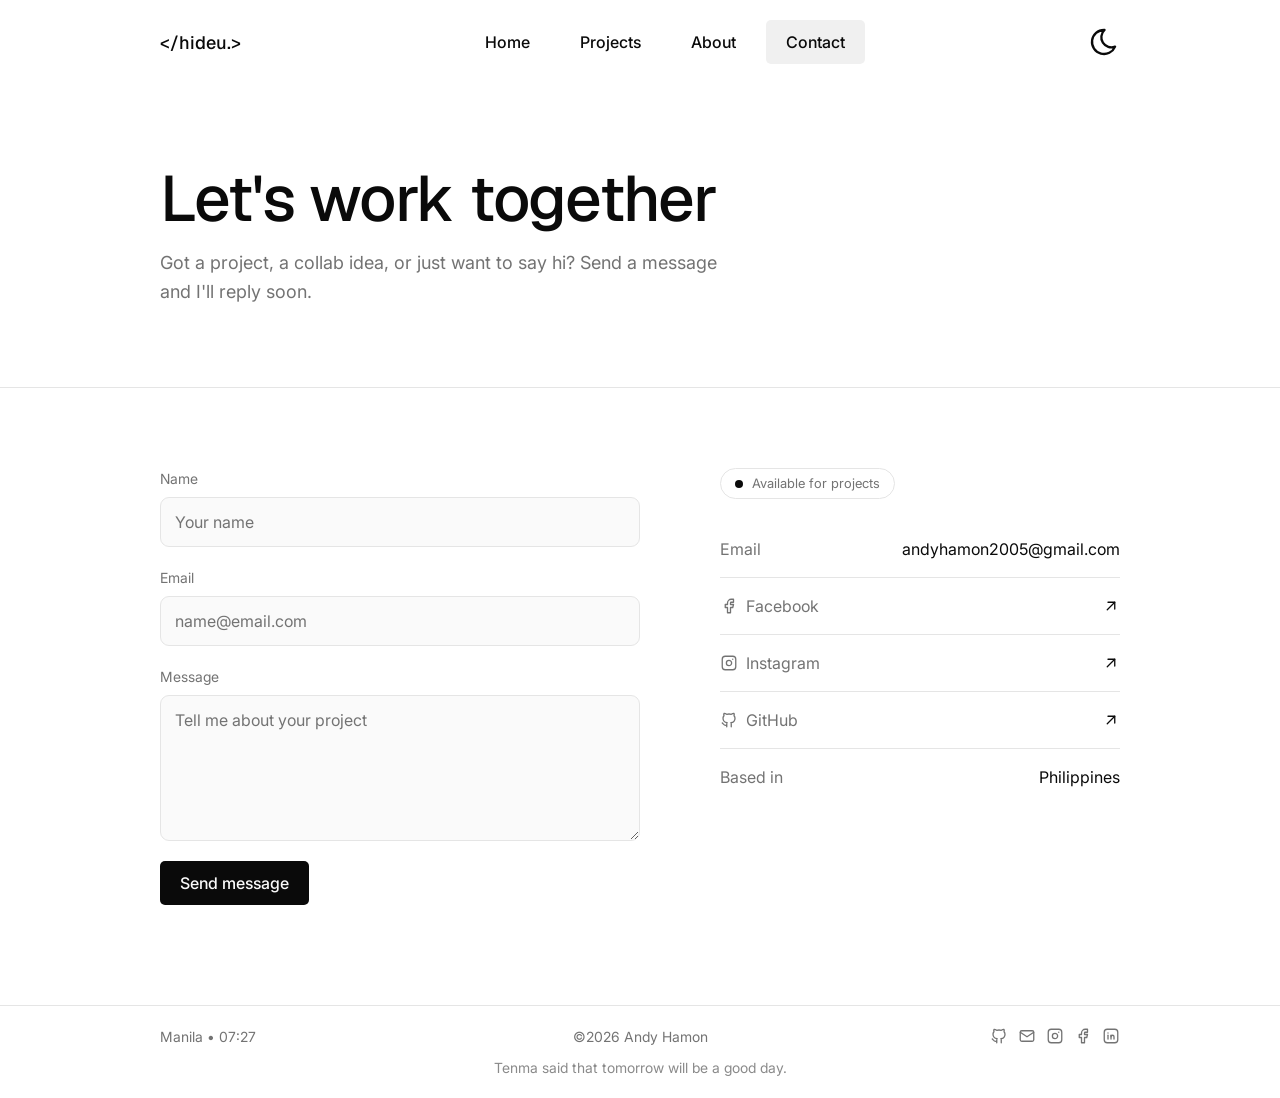
<file: contact.html>
<!DOCTYPE html>
<html lang="en">
<head>
    <meta charset="UTF-8">
    <meta name="viewport" content="width=device-width, initial-scale=1.0">
    <title>Contact | &lt;/Hideu.&gt;</title>
    <link rel="stylesheet" href="css/style.css">
    
    <script src="js/contact-form.js"></script>
    <script src="js/animations.js"></script>
    <script src="js/theme.js"></script>
</head>
<body>
    <header>
        <a href="index.html"><h2 class="logo">&lt;/hideu.&gt;</h2></a>

        <div class="nav-buttons">
            <a href="index.html" class="nav-button">Home</a>
            <a href="projects.html" class="nav-button">Projects</a>
            <a href="about.html" class="nav-button">About</a>
            <a href="contact.html" class="nav-button active" aria-current="page">Contact</a>
        </div>

        <button id="theme-toggle" aria-label="Switch to light mode">
            <span class="icon" id="theme-icon" style="--src: url('../assets/icons/sun.svg')"></span>
        </button>
    </header>

    <section>
        <div class="page-header-container">
            <h1 class="page-title">Let's work together</h1>
            <p class="page-description">
                Got a project, a collab idea, or just want to say hi? Send a message and I'll reply soon.
            </p>
        </div>
    </section>

    <section>
        <div class="contact-container">
            <form id="contact-form" class="contact-form">
                <input type="hidden" name="access_key" value="544fd93c-f640-45d4-bb14-7df871fe9dd0">
                <input type="hidden" name="subject" value="New message from my portfolio">
                <input type="checkbox" name="botcheck" class="honeypot" tabindex="-1" autocomplete="off">

                <div class="form-group">
                    <label for="name" class="form-label">Name</label>
                    <input id="name" name="name" type="text" class="form-input" placeholder="Your name" required>
                </div>
                <div class="form-group">
                    <label for="email" class="form-label">Email</label>
                    <input id="email" name="email" type="email" class="form-input" placeholder="name@email.com" required>
                </div>
                <div class="form-group">
                    <label for="message" class="form-label">Message</label>
                    <textarea id="message" name="message" class="form-input" placeholder="Tell me about your project" rows="5" required></textarea>
                </div>

                <button type="submit" id="send-message-button">Send message</button>
                <p id="form-status" role="status"></p>
            </form>

            <div class="contact-info-container">
                <span class="availability-badge">
                    <span class="availability-dot"></span>
                    Available for projects
                </span>

                <a href="mailto:you@email.com" class="contact-info-row">
                    <span class="contact-info-label">Email</span>
                    <span class="contact-info-value">andyhamon2005@gmail.com</span>
                </a>
                <a href="https://www.facebook.com/andy.hamon.21" class="contact-info-row">
                    <span class="contact-info-label">
                        <span class="icon" style="--src: url('../assets/icons/brand-facebook.svg')"></span>
                        Facebook
                    </span>
                    <span class="icon" style="--src: url('../assets/icons/arrow-up-right.svg')"></span>
                </a>
                <a href="https://www.instagram.com/hideuaf" class="contact-info-row">
                    <span class="contact-info-label">
                        <span class="icon" style="--src: url('../assets/icons/brand-instagram.svg')"></span>
                        Instagram
                    </span>
                    <span class="icon" style="--src: url('../assets/icons/arrow-up-right.svg')"></span>
                </a>
                <a href="https://github.com/hideuu" class="contact-info-row">
                    <span class="contact-info-label">
                        <span class="icon" style="--src: url('../assets/icons/brand-github.svg')"></span>
                        GitHub
                    </span>
                    <span class="icon" style="--src: url('../assets/icons/arrow-up-right.svg')"></span>
                </a>
                <div class="contact-info-row">
                    <span class="contact-info-label">Based in</span>
                    <span class="contact-info-value">Philippines</span>
                </div>
            </div>
        </div>
    </section>

    <footer>
        <div class="footer-container">
            <span class="footer-text" id="manila-time">Manila</span>
            <span class="footer-text">©2026 Andy Hamon</span>

            <div class="social-container">
            <a href="https://github.com/hideuu" class="social-link" aria-label="GitHub">
                <span class="icon" style="--src: url('../assets/icons/brand-github.svg')"></span>
            </a>
            <a href="mailto:andyhamon2005@gmail.com" class="social-link" aria-label="Email">
                <span class="icon" style="--src: url('../assets/icons/mail.svg')"></span>
            </a>
            <a href="https://www.instagram.com/hideuaf" class="social-link" aria-label="Instagram">
                <span class="icon" style="--src: url('../assets/icons/brand-instagram.svg')"></span>
            </a>
            <a href="https://www.facebook.com/andy.hamon.21" class="social-link" aria-label="Facebook">
                <span class="icon" style="--src: url('../assets/icons/brand-facebook.svg')"></span>
            </a>
            <a href="#" class="social-link" aria-label="LinkedIn">
                <span class="icon" style="--src: url('../assets/icons/brand-linkedin.svg')"></span>
            </a>
            </div>
        </div>

        <p class="footer-quote">Tenma said that tomorrow will be a good day.</p>
    </footer>

    <script src="js/manila-time.js"></script>
</body>
</html>
</file>
<file: css/style.css>
/* ==========================================================
   1. FONTS
   ========================================================== */
@font-face {
  font-family: "Geist";
  src: url("../assets/fonts/Geist/static/Geist-Regular.ttf") format("truetype");
  font-weight: 400;
  font-display: swap;
}

@font-face {
  font-family: "Geist";
  src: url("../assets/fonts/Geist/static/Geist-Medium.ttf") format("truetype");
  font-weight: 500;
  font-display: swap;
}

@font-face {
  font-family: "Inter";
  src: url("../assets/fonts/Inter/static/Inter_18pt-Regular.ttf") format("truetype");
  font-weight: 400;
  font-display: swap;
}

@font-face {
  font-family: "Inter";
  src: url("../assets/fonts/Inter/static/Inter_18pt-Medium.ttf") format("truetype");
  font-weight: 500;
  font-display: swap;
}

/* ==========================================================
   2. VARIABLES (from Figma: dark/* and light/*)
   ========================================================== */
:root,
[data-theme="dark"] {
  --bg: #0a0a0a;
  --fg: #fafafa;
  --muted: #a1a1a1;
  --border: #262626;
  --button-bg: #191919;     /* active nav link */
  --thumb: #1a1a1a;         /* card thumbnail */
  --panel: #101010;         /* github panel */
  --panel-border: #2a2a2a;
  --meta: #969696;
  --quote: #808080;
  --cta-bg: #e5e5e5;        /* "Get in touch" */
  --cta-fg: #0a0a0a;
  --icon-thumb: #787878;

  /* github contribution levels */
  --lvl-0: #191919;
  --lvl-1: #333333;
  --lvl-2: #787878;
  --lvl-3: #bdbdbd;
  --lvl-4: #eaeaea;

  --font-display: "Geist", system-ui, sans-serif;
  --font-text: "Inter", system-ui, sans-serif;
  --page-pad: 160px;
  --vertical-pad: 80px;
}

[data-theme="light"] {
  --bg: #ffffff;
  --fg: #0a0a0a;
  --muted: #737373;
  --border: #e5e5e5;
  --button-bg: #f0f0f0;
  --thumb: #f2f2f2;
  --panel: #fafafa;
  --panel-border: #e5e5e5;
  --meta: #737373;
  --quote: #8a8a8a;
  --cta-bg: #0a0a0a;
  --cta-fg: #fafafa;
  --icon-thumb: #b5b5b5;

  --lvl-0: #ececec;
  --lvl-1: #cfcfcf;
  --lvl-2: #9a9a9a;
  --lvl-3: #5a5a5a;
  --lvl-4: #0a0a0a;
}

/* ==========================================================
   3. BASE
   ========================================================== */
*, *::before, *::after { 
  box-sizing: border-box; 
  margin: 0; 
  padding: 0; 
}
html { 
  -webkit-text-size-adjust: 100%; 
}
body {
  background: var(--bg);
  color: var(--fg);
  font-family: var(--font-text);
  font-size: 16px;
  line-height: 1.5;
  -webkit-font-smoothing: antialiased;
}
a { 
  color: inherit; 
  text-decoration: none; 
}
img { 
  display: block; 
  max-width: 100%; 
}
button { 
  font: inherit; 
  color: inherit; 
  background: none; 
  border: 0; cursor: 
  pointer; 
}
.icon { 
  width: 18px; 
  height: 18px; 
  display: block; 
}

:focus-visible 
{ outline: 2px solid var(--fg); 
  outline-offset: 3px; 
  border-radius: 4px; 
}
 
/* text styles (Figma) */
.h2 {
  font-family: var(--font-display);
  font-weight: 500;
  font-size: 22px;
  line-height: 1.3;
  letter-spacing: -0.01em;
}

.logo {
  font-family: var(--font-display);
  font-weight: 500;
  font-size: 18px;
}

.nav-button {
  font-family: var(--font-text);
  font-weight: 500;

  padding: 10px 20px;
  border-radius: 5px;
}

.nav-buttons {
  display: flex;
  gap: 10px;
}

.nav-button:hover {
  background-color: var(--button-bg);
}

.icon {
    display: block;
    width: 2rem;
    height: 2rem;
    background-color: currentColor;   /* takes the text color */
    -webkit-mask: var(--src) no-repeat center / contain;
            mask: var(--src) no-repeat center / contain;
}

header {
  display: flex;
  align-items: center;
  justify-content: space-between;
  padding: 20px var(--page-pad);
}

section {
  padding: var(--vertical-pad) var(--page-pad);
  border-bottom: 1px solid var(--border);
}

.hero-image {
  width: 235px;
  height: 313px;
  object-fit: cover;
}

.hero-container {
  display: flex;
  gap: 50px;
}

.hero-text-container {
  display: flex;
  flex-direction: column;
  gap: 30px;
}

.page-title {
  font-family: var(--font-display);
  font-weight: 500;
  font-size: 4rem;
  letter-spacing: -0.02em;
  line-height: 1.1;
}

.hero-text {
  font-family: var(--font-text);
  font-size: 1.125rem;
  line-height: 1.6;
  color: var(--muted);
}

.hero-text-container {
  display: flex;
  flex-direction: column;
  justify-content: center;
}

.hero-button-container {
  display: flex;
  gap: 20px;
}

#view-projects {
  border: 1px solid var(--border);
  padding: 10px 10px;
  border-radius: 5px;

}

#message-me-button {
  background-color: var(--cta-bg);
  color: var(--cta-fg);
  padding: 10px 10px;
  border-radius: 5px;
}

.project-highlights-container {
  display: flex;
  flex-direction: column;
  gap: 30px;
}

.project-cards-container {
  display: flex;
  flex-direction: row;
  gap: 40px;
  justify-content: center;
}

.project-cards {
  display: flex;
  flex-direction: column;
  gap: 15px;
  padding: 20px 15px;
  border: 1px solid var(--border);
  border-radius: 10px;
}

.project-cards > h2 {
  font-family: var(--font-display);
  font-weight: 500;
  font-size: 1.1rem;
}

.project-cards > p {
  font-family: var(--font-text);
  font-size: 0.875rem;
  color: var(--muted);
}

.project-img {
  width: 100%;
  height: 200px;
  object-fit: cover;
  border-radius: 5px;
}

.capsule {
  display: inline-block;
  padding: 5px 15px;
  border-radius: 20px;
  font-size: 0.875rem;
  font-weight: 500;
  border: 1px solid var(--border);
  color: var(--muted);
}

.link-icon {
  color: #fff;
  width: 18px;
  height: 18px;
}
.github-link {
  display: flex;
  align-items: center;
  gap: 5px;
  font-size: 1rem;
}

.github__head {
  display: flex;
  align-items: center;
  justify-content: space-between;
  margin-bottom: 24px;
}
.github__meta { font-size: 14px; color: var(--muted); }

.github__panel {
  display: flex;
  flex-direction: column;
  gap: 18px;
  padding: 21px;
  background: #101010;
  border: 1px solid #2a2a2a;
  border-radius: 16px;
  overflow: hidden;
}

.github__calendar {
  display: grid;
  grid-auto-flow: column;            /* fill each column top to bottom, then move right */
  grid-template-rows: repeat(7, 15px);
  grid-auto-columns: 15px;
  gap: 5px;
  overflow-x: auto;
}

.day { display: block; width: 15px; height: 15px; border-radius: 3px; background: var(--lvl-0); }
.lvl-1 { background: var(--lvl-1); }
.lvl-2 { background: var(--lvl-2); }
.lvl-3 { background: var(--lvl-3); }
.lvl-4 { background: var(--lvl-4); }
.day.is-empty { background: transparent; }

.github__legend {
  display: flex;
  align-items: center;
  justify-content: flex-end;
  gap: 7px;
  font-size: 14px;
  color: var(--muted);
}

footer {
  display: flex;
  flex-direction: column;
  align-items: center;
  gap: 10px;
  padding: 20px var(--page-pad);
}

.footer-container {
  width: 100%;
  display: grid;
  grid-template-columns: 1fr auto 1fr;   /* keeps the copyright truly centered */
  align-items: center;
}

.footer-text {
  font-size: 0.875rem;
  color: var(--muted);
}

.social-container {
  display: flex;
  gap: 10px;
  justify-self: end;
}

.social-link {
  color: var(--muted);
}

.social-link:hover {
  color: var(--fg);
}

.social-link .icon {
  width: 18px;
  height: 18px;
}

.footer-quote {
  font-size: 0.875rem;
  color: var(--quote);
  text-align: center;
}

/* ==========================================================
   ADD TO THE BOTTOM OF style.css
   ========================================================== */

/* ---------- shared fixes ---------- */
.nav-button.active {
  background-color: var(--button-bg);
}

.section-title {                         /* was missing in your CSS */
  font-family: var(--font-display);
  font-weight: 500;
  font-size: 1.375rem;
  line-height: 1.3;
  letter-spacing: -0.01em;
}

.capsule-container {                     /* was missing in your CSS */
  display: flex;
  flex-wrap: wrap;
  gap: 10px;
}

.link-icon {
  color: var(--fg);                      /* replaces the hard-coded #fff so light mode works */
}

.page-header-container {
  display: flex;
  flex-direction: column;
  gap: 15px;
}

.page-description {
  max-width: 560px;
  font-family: var(--font-text);
  font-size: 1.125rem;
  line-height: 1.6;
  color: var(--muted);
}

/* ---------- footer ---------- */
footer {
  display: flex;
  flex-direction: column;
  align-items: center;
  gap: 10px;
  padding: 20px var(--page-pad);
}

.footer-container {
  width: 100%;
  display: grid;
  grid-template-columns: 1fr auto 1fr;
  align-items: center;
}

.footer-text {
  font-size: 0.875rem;
  color: var(--muted);
}

.social-container {
  display: flex;
  gap: 10px;
  justify-self: end;
}

.social-link {
  color: var(--muted);
}

.social-link:hover {
  color: var(--fg);
}

.social-link .icon {
  width: 18px;
  height: 18px;
}

.footer-quote {
  font-size: 0.875rem;
  color: var(--quote);
  text-align: center;
}

/* ---------- projects page ---------- */
.projects-container {
  display: grid;
  grid-template-columns: repeat(3, 1fr);
  gap: 40px;
}

.link-container {
  margin-top: auto;                      /* pushes the Source Code link to the bottom of every card */
}

/* ---------- about page ---------- */
.skills-container {
  display: flex;
  flex-direction: column;
  gap: 30px;
}

.skills-grid {
  display: grid;
  grid-template-columns: repeat(3, 1fr);
  gap: 32px 48px;
}

.skill-category {
  display: flex;
  flex-direction: column;
  gap: 12px;
}

.skill-category-wide {
  grid-column: 1 / -1;
}

.skill-category-title {
  font-family: var(--font-display);
  font-weight: 500;
  font-size: 1.0625rem;
}

.skill-chip-container {
  display: flex;
  flex-wrap: wrap;
  gap: 8px;
}

.skill-chip {
  display: inline-flex;
  align-items: center;
  gap: 8px;
  padding: 6px 12px;
  border: 1px solid var(--border);
  border-radius: 5px;
  font-size: 0.75rem;
  color: var(--muted);
}

.skill-icon {
  width: 16px;
  height: 16px;
}

/* ---------- contact page ---------- */
.contact-container {
  display: grid;
  grid-template-columns: 1.2fr 1fr;
  gap: 80px;
}

.contact-form {
  display: flex;
  flex-direction: column;
  gap: 20px;
}

.form-group {
  display: flex;
  flex-direction: column;
  gap: 8px;
}

.form-label {
  font-size: 0.875rem;
  color: var(--muted);
}

.form-input {
  width: 100%;
  padding: 12px 14px;
  background-color: var(--panel);
  border: 1px solid var(--border);
  border-radius: 9px;
  color: var(--fg);
  font: inherit;
}

.form-input::placeholder {
  color: var(--muted);
}

textarea.form-input {
  min-height: 140px;
  resize: vertical;
}

.honeypot {
  display: none;
}

#send-message-button {
  align-self: flex-start;
  background-color: var(--cta-bg);
  color: var(--cta-fg);
  padding: 10px 20px;
  border-radius: 5px;
  font-weight: 500;
}

#send-message-button:disabled {
  opacity: 0.6;
  cursor: not-allowed;
}

#form-status {
  font-size: 0.875rem;
  color: var(--muted);
}

.contact-info-container {
  display: flex;
  flex-direction: column;
}

.availability-badge {
  display: inline-flex;
  align-self: flex-start;
  align-items: center;
  gap: 9px;
  margin-bottom: 22px;
  padding: 5px 14px;
  border: 1px solid var(--border);
  border-radius: 999px;
  font-size: 0.8125rem;
  color: var(--muted);
}

.availability-dot {
  width: 8px;
  height: 8px;
  border-radius: 50%;
  background-color: var(--fg);
}

.contact-info-row {
  display: flex;
  align-items: center;
  justify-content: space-between;
  padding: 16px 0;
}

.contact-info-row + .contact-info-row {
  border-top: 1px solid var(--border);
}

.contact-info-label {
  display: flex;
  align-items: center;
  gap: 8px;
  color: var(--muted);
}

.contact-info-label .icon,
.contact-info-row > .icon {
  width: 18px;
  height: 18px;
}

.contact-info-value {
  color: var(--fg);
}

html {
  scroll-behavior: smooth;
}

@keyframes fade-up {
  from {
    opacity: 0;
    transform: translateY(20px);
  }
}

/* page load: hero and page headers */
.hero-container,
.page-header-container {
  animation: fade-up 0.7s ease backwards;
}

/* scroll reveal */
.reveal {
  opacity: 0;
}

.reveal.visible {
  opacity: 1;
  animation: fade-up 0.6s ease backwards;
  animation-delay: var(--delay, 0ms);
}

/* hover effects */
.project-cards {
  transition: transform 0.2s ease, border-color 0.2s ease;
}

.project-cards:hover {
  transform: translateY(-4px);
  border-color: var(--muted);
}

#view-projects,
#message-me-button,
#send-message-button {
  transition: opacity 0.15s ease, background-color 0.15s ease;
}

#message-me-button:hover,
#send-message-button:hover {
  opacity: 0.88;
}

.nav-button {
  transition: background-color 0.15s ease;
}

@media (prefers-reduced-motion: reduce) {
  html { scroll-behavior: auto; }
  .hero-container,
  .page-header-container,
  .reveal.visible { animation: none; }
  .reveal { opacity: 1; }
  * { transition: none !important; }
}

#theme-toggle {
  display: flex;
  color: var(--fg);
}

body {
  transition: background-color 0.2s ease, color 0.2s ease;
}

.github__panel {
  background: var(--panel);               /* was #101010 */
  border: 1px solid var(--panel-border);  /* was #2a2a2a */
}
</file>
